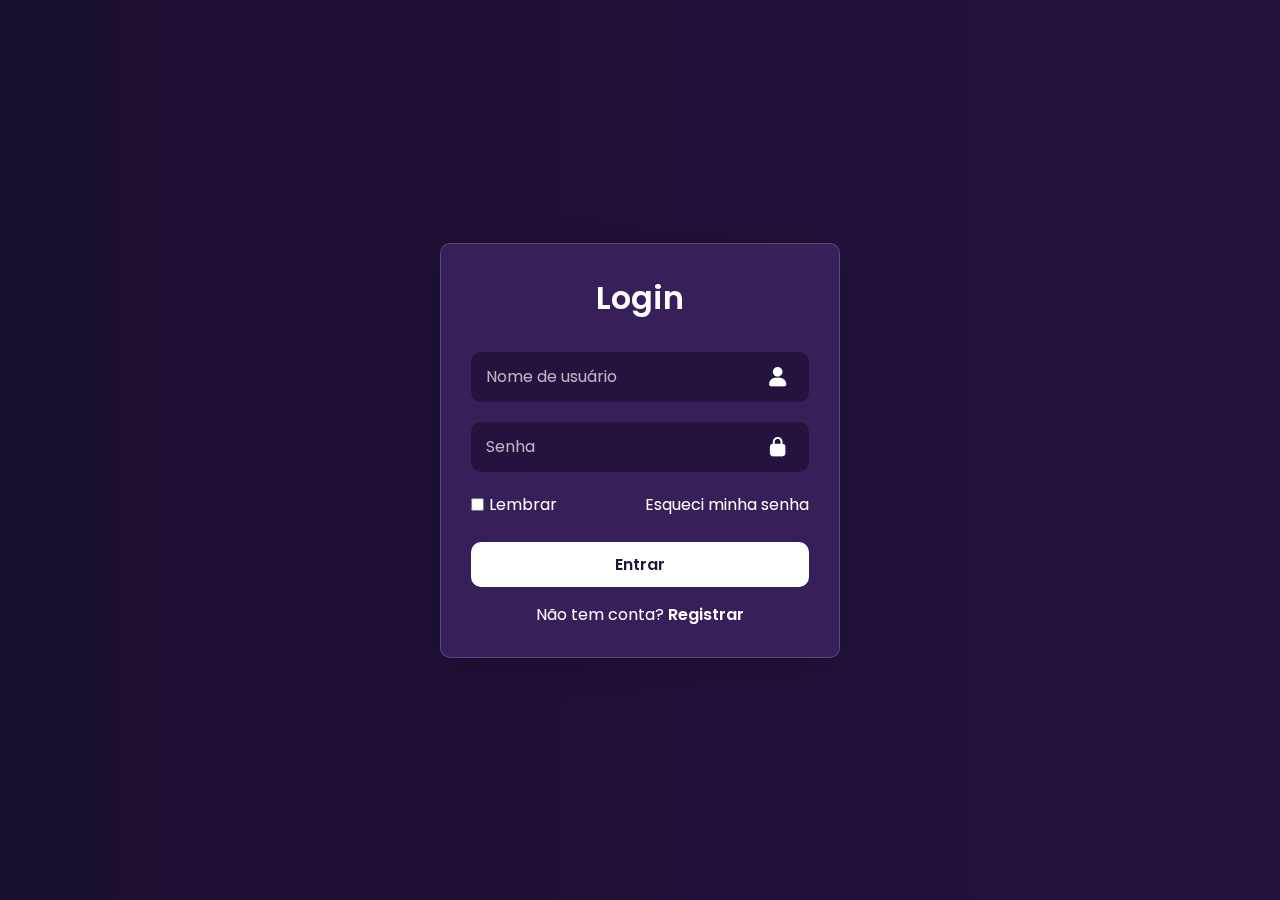
<file: index.html>
<!DOCTYPE html>
<html lang="pt-br">
<head>
    <meta charset="UTF-8">
    <meta name="viewport" content="width=device-width, initial-scale=1.0">
    <link rel="stylesheet" href="./estilos/style.css">
    <title>Lemun</title>
    
</head>
<body>
    <main class="formulario">
        <h1>Login</h1>
        <form action="principal.html">
            

            <div class="caixa-form">
                <input type="text" placeholder="Nome de usuário" required>
                <img src="imagens/user.png" alt="Usuário" class="icon">
            </div>

            <div class="caixa-form">
                <input type="password" placeholder="Senha" required>
                <img src="imagens/lock.png" alt="Senha" class="icon">
            </div>

            <div class="caixa-esqueci">
                <label><input type="checkbox" name="" id="">Lembrar</label>
                <a href="#">Esqueci minha senha</a>
            </div>

            <button type="submit">Entrar</button>
            
            <div class="link-registro">
                <p>Não tem conta? <a href="#">Registrar</a></p>
            </div>

        </form>
    </main>
    
</body>
</html>
</file>
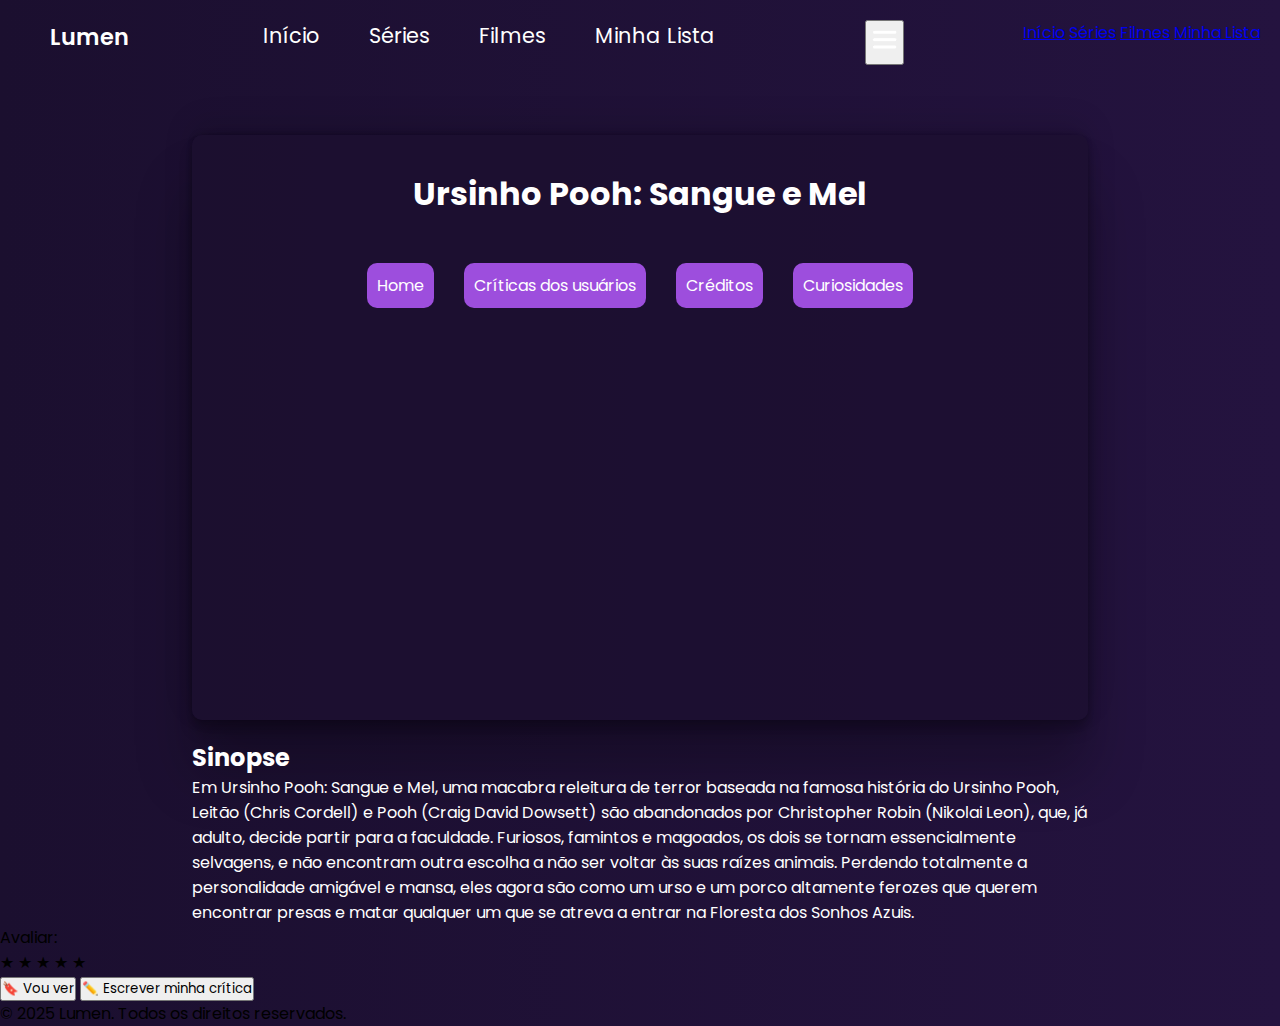
<file: filme1.html>
<!DOCTYPE html>
<html lang="pt-br">
<head>
    <meta charset="UTF-8">
    <meta name="viewport" content="width=device-width, initial-scale=1.0">
    <link rel="stylesheet" href="./estilos/principal.css">
    <link rel="stylesheet" href="./estilos/media-queries.css">
    <link rel="stylesheet" href="./estilos/filme1.css">
    <link rel="shortcut icon" href="imagens/favicon.ico" type="image/x-icon">
    <title>Lumen</title>
</head>
<body>
     <header>
        <p>Lumen</p>

        <nav class="menu">
        <a href="principal.html" class="menu-item">Início</a>
        <a href="#" class="menu-item">Séries</a>
        <a href="#" class="menu-item">Filmes</a>
        <a href="#" class="menu-item">Minha Lista</a>
        </nav>

        <button id="btn-menu" onclick="animarMenu()">
          <img src="imagens/menu.png" alt="">
        </button>

        <div class="menu-mobile" id="menu-mobile">
          <nav>
          <a href="principal.html" class="menu-item">Início</a>
          <a href="#" class="menu-item">Séries</a>
          <a href="#" class="menu-item">Filmes</a>
          <a href="#" class="menu-item">Minha Lista</a>
          </nav>
        </div>
      
    </header>

    <main> 
        <h1 class="titulo">Ursinho Pooh: Sangue e Mel</h1>
        <nav class="nav-filme">
            <a href="#">Home</a>
            <a href="#">Críticas dos usuários</a>
            <a href="#">Créditos</a>
            <a href="#">Curiosidades</a>
        </nav>

        <div class="video"><iframe width="560" height="315" src="https://www.youtube.com/embed/AbKXf16gyn0?si=d3r7Ckg8JIh3aLeH" title="YouTube video player" frameborder="0" allow="accelerometer; autoplay; clipboard-write; encrypted-media; gyroscope; picture-in-picture; web-share" referrerpolicy="strict-origin-when-cross-origin" allowfullscreen></iframe>
        
        </div>


    </main>

    <section class="sinopse">
        <h2>Sinopse</h2>
            <p>Em Ursinho Pooh: Sangue e Mel, uma macabra releitura de terror baseada na famosa história do Ursinho Pooh, Leitão (Chris Cordell) e Pooh (Craig David Dowsett) são abandonados por Christopher Robin (Nikolai Leon), que, já adulto, decide partir para a faculdade. Furiosos, famintos e magoados, os dois se tornam essencialmente selvagens, e não encontram outra escolha a não ser voltar às suas raízes animais. Perdendo totalmente a personalidade amigável e mansa, eles agora são como um urso e um porco altamente ferozes que querem encontrar presas e matar qualquer um que se atreva a entrar na Floresta dos Sonhos Azuis.
            </p>
    </section>

    <div class="avaliacao-box">
        
    <div class="avaliar">
    <span class="label">Avaliar:</span>
    <div class="estrelas" id="estrelas">
      <span data-valor="1">&#9733;</span>
      <span data-valor="2">&#9733;</span>
      <span data-valor="3">&#9733;</span>
      <span data-valor="4">&#9733;</span>
      <span data-valor="5">&#9733;</span>
    </div>
    </div>
    <button class="btn-acao"><span class="icon">🔖</span> Vou ver</button>
    <button class="btn-acao full"><span class="icon">✏️</span> Escrever minha crítica</button>

    </div>

    <p id="direitos">© 2025 Lumen. Todos os direitos reservados.</p>


    <script src="script.js"></script>

</body>


</script>
</html>
</file>
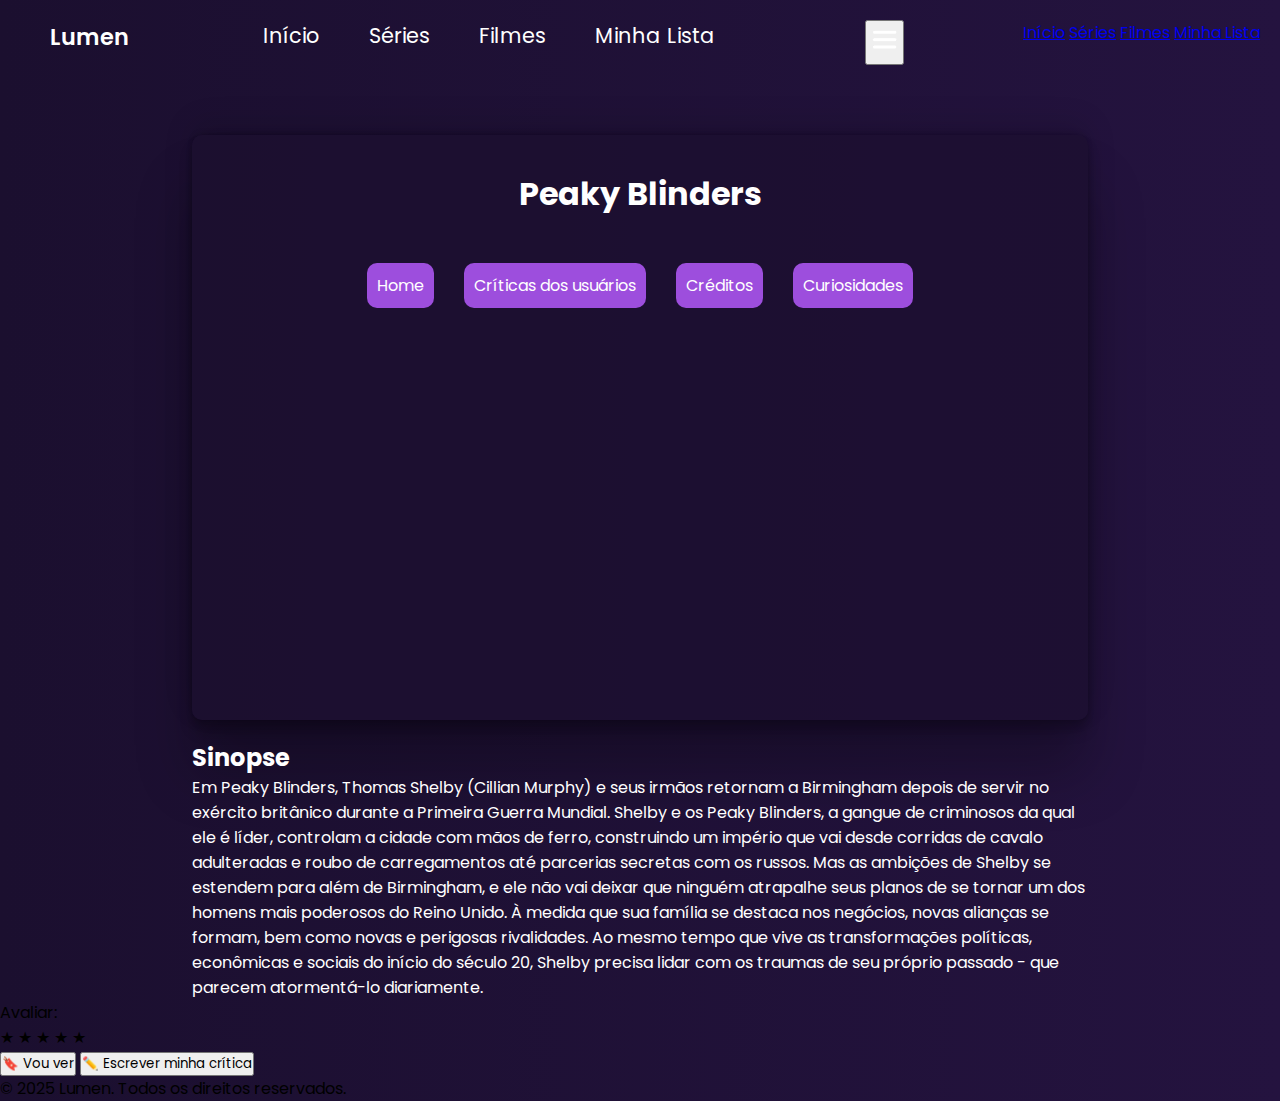
<file: filme2.html>
<!DOCTYPE html>
<html lang="pt-br">
<head>
    <meta charset="UTF-8">
    <meta name="viewport" content="width=device-width, initial-scale=1.0">
    <link rel="stylesheet" href="./estilos/principal.css">
    <link rel="stylesheet" href="./estilos/media-queries.css">
    <link rel="stylesheet" href="./estilos/filme1.css">
    <link rel="shortcut icon" href="imagens/favicon.ico" type="image/x-icon">
    <title>Lumen</title>
</head>
<body>
     <header>
        <p>Lumen</p>

        <nav class="menu">
        <a href="principal.html" class="menu-item">Início</a>
        <a href="#" class="menu-item">Séries</a>
        <a href="#" class="menu-item">Filmes</a>
        <a href="#" class="menu-item">Minha Lista</a>
        </nav>

        <button id="btn-menu" onclick="animarMenu()">
          <img src="imagens/menu.png" alt="">
        </button>

        <div class="menu-mobile" id="menu-mobile">
          <nav>
          <a href="principal.html" class="menu-item">Início</a>
          <a href="#" class="menu-item">Séries</a>
          <a href="#" class="menu-item">Filmes</a>
          <a href="#" class="menu-item">Minha Lista</a>
          </nav>
        </div>
      
    </header>

    <main> 
        <h1 class="titulo">Peaky Blinders</h1>
        <nav class="nav-filme">
            <a href="#">Home</a>
            <a href="#">Críticas dos usuários</a>
            <a href="#">Créditos</a>
            <a href="#">Curiosidades</a>
        </nav>

        <div class="video"><iframe width="560" height="315" src="https://www.youtube.com/embed/oVzVdvGIC7U?si=qWBdeWujQH5wt5g3" title="YouTube video player" frameborder="0" allow="accelerometer; autoplay; clipboard-write; encrypted-media; gyroscope; picture-in-picture; web-share" referrerpolicy="strict-origin-when-cross-origin" allowfullscreen></iframe>
        
        </div>


    </main>

    <section class="sinopse">
        <h2>Sinopse</h2>
        Em Peaky Blinders, Thomas Shelby (Cillian Murphy) e seus irmãos retornam a Birmingham depois de servir no exército britânico durante a Primeira Guerra Mundial. Shelby e os Peaky Blinders, a gangue de criminosos da qual ele é líder, controlam a cidade com mãos de ferro, construindo um império que vai desde corridas de cavalo adulteradas e roubo de carregamentos até parcerias secretas com os russos. Mas as ambições de Shelby se estendem para além de Birmingham, e ele não vai deixar que ninguém atrapalhe seus planos de se tornar um dos homens mais poderosos do Reino Unido. À medida que sua família se destaca nos negócios, novas alianças se formam, bem como novas e perigosas rivalidades. Ao mesmo tempo que vive as transformações políticas, econômicas e sociais do início do século 20, Shelby precisa lidar com os traumas de seu próprio passado - que parecem atormentá-lo diariamente.
            </p>
    </section>

    <div class="avaliacao-box">
        
    <div class="avaliar">
    <span class="label">Avaliar:</span>
    <div class="estrelas" id="estrelas">
      <span data-valor="1">&#9733;</span>
      <span data-valor="2">&#9733;</span>
      <span data-valor="3">&#9733;</span>
      <span data-valor="4">&#9733;</span>
      <span data-valor="5">&#9733;</span>
    </div>
    </div>
    <button class="btn-acao"><span class="icon">🔖</span> Vou ver</button>
    <button class="btn-acao full"><span class="icon">✏️</span> Escrever minha crítica</button>

    </div>

    <p id="direitos">© 2025 Lumen. Todos os direitos reservados.</p>


    <script src="script.js"></script>
</body>
</html>
</file>
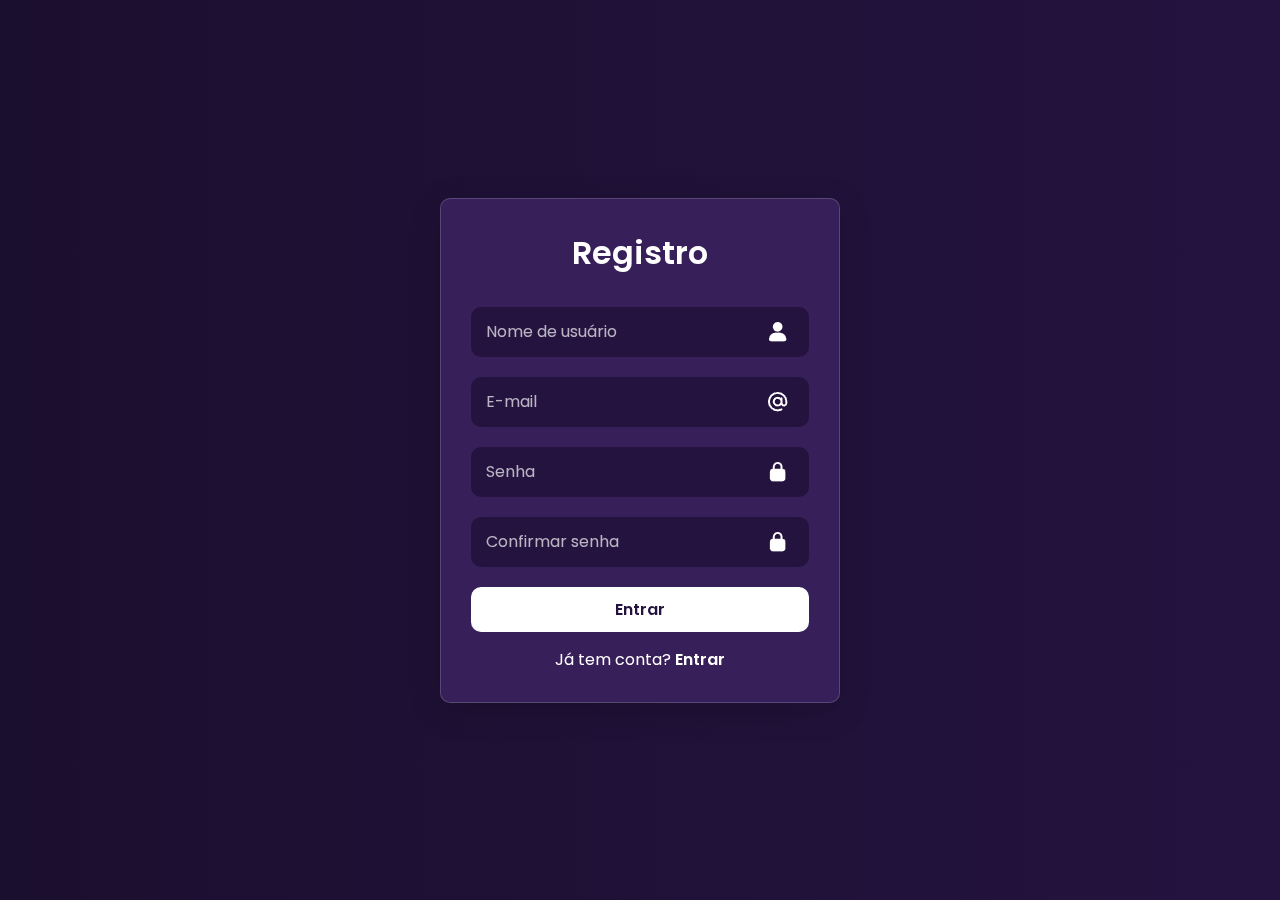
<file: registro.html>
<!DOCTYPE html>
<html lang="pt-br">
<head>
    <meta charset="UTF-8">
    <meta name="viewport" content="width=device-width, initial-scale=1.0">
    <link rel="stylesheet" href="./estilos/style.css">
    <title>Lemun</title>
    
</head>
<body>

    <main class="formulario">
        <h1>Registro</h1>
        <form method="post">
            

            <div class="caixa-form">
                <input type="text" placeholder="Nome de usuário" required>
                <img src="imagens/user.png" alt="Usuário" class="icon">
            </div>

             <div class="caixa-form">
                <input type="text" placeholder="E-mail" required>
                <img src="imagens/at.png" class="icon" alt="@">
            </div>

             <div class="caixa-form">
                <input type="password" placeholder="Senha" required>
                <img src="imagens/lock.png" alt="Senha" class="icon">
            </div>

            <div class="caixa-form">
                <input type="password" placeholder="Confirmar senha" required>
                <img src="imagens/lock.png" alt="Senha" class="icon">
            </div>



            <button type="submit">Entrar</button>


            <div class="link-registro">
                <p>Já tem conta? <a href="index.html">Entrar</a></p>
            </div>

        </form>
    </main>
    
</body>
</html>
</file>
<file: estilos/style.css>
@charset "UTF-8";

@import url('https://fonts.googleapis.com/css2?family=Poppins:ital,wght@0,100;0,200;0,300;0,400;0,500;0,600;0,700;0,800;0,900;1,100;1,200;1,300;1,400;1,500;1,600;1,700;1,800;1,900&display=swap');


/* CORES */

:root {
    --cor1: #1B0F2F;
    --cor2: #6A0DAD;
    --cor3: #8E7CC3;
    --cor4: #B026FF;
    --cor5: #D6B4FC;
    --cor6: #4B3F72;
    --cor7: #9F6BA0;
}

* {
    margin: 0px;
    padding: 0px;
    box-sizing: border-box;
    
    font-family: "Poppins", sans-serif;

}

body {
    display: flex;
    justify-content: center;
    align-items: center;
    height: 100vh;
    width: 100vw;
    overflow: hidden;

    background: linear-gradient(to right, #1B0F2F, #24133f );
    position: relative;
}


.formulario {
    width: 400px;
    background-color: #371f5a;
    border: 1px solid rgba(255, 255, 255, 0.178);
    backdrop-filter: blur(10px);
    box-shadow: 0 8px 32px rgba(0, 0, 0, 0.171);
    color: white;
    border-radius: 10px;
    padding: 30px;
    
}

.formulario > h1 {
    font-size: 2em;
    text-align: center;
    margin-bottom: 30px;
    font-weight: 600;
}

.caixa-form {
    position: relative;
    margin-bottom: 20px;
}

.caixa-form > input {
    width: 100%;
    height: 50px;
    border: none;
    border-radius: 10px;
    outline: none;
    color: white;
    background-color: #24133f;
    font-size: 1em;

    padding: 0px 15px;
}

.caixa-form > input::placeholder {
    color: rgba(255, 255, 255, 0.692);
}

.caixa-form > .icon {
    position: absolute;
    right: 20px;
    top: 26%;
}

.caixa-esqueci {
    display: flex;
    align-items: center;
    justify-content: space-between;
    margin-bottom: 25px;
    font-size: 1em;
}

.caixa-esqueci > label {
    display: flex;
    align-items: center;
    gap: 5px;
}

.caixa-esqueci > a {
    text-decoration: none;
    color: white;
    font-size: 1em;
    
}

.caixa-esqueci > a:hover {
    text-decoration: underline;
   
}

button {
    width: 100%;
    height: 45px;
    border: none;
    background-color: white;
    border-radius: 10px;
    color: #24133f;
    font-size: 1em; 
    outline: none;
    cursor: pointer;
    font-weight: 600;
    transition: all 0.5s;
}

button:hover {
    background-color: rgba(255, 255, 255, 0.719);
    transform: translateY(-5px);
}

.link-registro {
    margin-top: 15px;
    text-align: center;

}

.link-registro > p > a {
    text-decoration: none;
    color: white;
    font-weight: 600;
    
   
}

.link-registro a:hover {
    text-decoration: underline;
}
</file>
<file: estilos/principal.css>
@charset "UTF-8";

@import url('https://fonts.googleapis.com/css2?family=Poppins:ital,wght@0,100;0,200;0,300;0,400;0,500;0,600;0,700;0,800;0,900;1,100;1,200;1,300;1,400;1,500;1,600;1,700;1,800;1,900&display=swap');

* {
    margin: 0px;
    padding: 0px;
    box-sizing: border-box;
    font-family: "Poppins", sans-serif;

   
}

body {
    width: 100vw;
    height: 100vh;
    background: linear-gradient(to right, #1B0F2F, #24133f );
}

header {
    display: flex;
    justify-content: space-between;
    padding: 20px;
}

header > p {
    color: white;
    font-weight: 600;
    font-size: 1.4em;
    padding-left: 30px;
}

header > nav > a {
    text-decoration: none;
    color: white;
    padding: 15px;
    font-size: 1.3em;
    padding-right: 30px;
}

#botao {
    color: white;
    font-size: 3em;
    text-align: center;
    margin-top: 50px;
    margin-bottom: 40px;

}

#botao > button {
    background-color: #9D4EDD;
    width: 200px;
    height: 70px;
    margin-top: 20px;
    border-radius: 15px;
    color: white;
    font-size: 20px;
    border: none;
    cursor: pointer;

}

#nav-filmes {
    display: flex;
    flex-flow: row nowrap;
    justify-content: center;
}

#explorar {
    text-align: center;
    margin-top: 50px;
    margin-bottom: 40px;

}

#explorar > nav > a {
    text-decoration: none;
    color: white;
    padding: 30px;
    font-size: 1.2em;
    font-weight: 600;
    
}



/* CARROSSEL FILMES */

.container-carrossel {
  position: relative;
  width: 90%;
  margin: auto;
  overflow: hidden;
  margin-top: 40px;
}

.carrossel {
  display: flex;
  gap: 10px;
  overflow-x: auto;
  scroll-behavior: smooth;
  padding-bottom: 10px;
}

.carrossel::-webkit-scrollbar {
  display: none;
}

.filme {
  flex: 0 0 auto;
  width: 200px;
  height: 300px;
  border-radius: 10px;
  overflow: hidden;
}

.filme img {
  width: 100%;
  height: 100%;
  object-fit: cover;
  transition: transform 0.3s;
}

.filme img:hover {
  transform: scale(1.05);
}

.botao-navegacao {
  position: absolute;
  top: 50%;
  transform: translateY(-50%);
  font-size: 30px;
  color: white;
  background-color: rgba(0, 0, 0, 0.6);
  border: none;
  padding: 10px;
  cursor: pointer;
  z-index: 1;
}

.botao-navegacao.esquerda {
  left: 0;
}

.botao-navegacao.direita {
  right: 0;
}

.botao-navegacao:hover {
  background-color: rgba(255, 255, 255, 0.3);
}

/* PESQUISAR */

.caixa-pesquisar {

  margin: auto;
  background-color: #3d2466;
  height: 60px;
  width: 40%;
  padding: 10px;
  border-radius: 20px;
  display:  flex;
  justify-content: space-between;
  align-items: center;
  
}

.pesquisar {
  border: none;
  background: none;
  outline: none;
  padding: 0;
  color: white;
  font-size: 16px;
  line-height: 40px;
  width: 0;
}

.botao-pesquisar {
  width: 40px;
  height: 40px;
  border-radius: 50%;
  background-color: black;
  display: flex;
  justify-content: center;
  align-items: center;

  
}

.caixa-pesquisar:hover > .pesquisar {
  width: 240px;
  
}
</file>
<file: estilos/media-queries.css>
@charset "UTF-8";

@media screen and (max-width: 767px) {
    #slogan {
        font-size: 0.6em;
    }

    #explorar #nav-filmes a {
        font-size: 1.1em;
    }
    
    .menu {
        display: none;
    }

    .menu-mobile.abrir {
        visibility: visible;
        height: calc(100vh  - 79px);
    }

    #btn-menu {
        display: block;
    } 

      .banner-promocional {
        flex-direction: column;
        align-items: center;
        
      }

      .botao-banner {
        margin-top: 12px;
        margin-left: 0;
      }
    }
</file>
<file: estilos/filme1.css>
@charset "UTF-8";

header {
    margin-bottom: 50px;
}

main {
    margin: auto;
    text-align: center;
    padding: 20px;
    

    background-color: #1b0f2fb9;
    box-shadow: rgba(0, 0, 0, 0.25) 0px 54px 55px, rgba(0, 0, 0, 0.12) 0px -12px 30px, rgba(0, 0, 0, 0.12) 0px 4px 6px, rgba(0, 0, 0, 0.17) 0px 12px 13px, rgba(0, 0, 0, 0.09) 0px -3px 5px;
    border-radius: 10px;
    width: 70%;
    

    color: white;
}

main > .video {
    margin: auto;
    margin-top: 20px;
    margin-bottom: 20px;

    max-width: 600px;
}


.video > iframe {
    
    width: 100%;
    border: none;
    
    
    

}

.titulo {
    margin: 15px;
}

.nav-filme {
    display: flex;
    flex-flow: row wrap;
    gap: 10px;
    justify-content: center;

   
    padding: 20px;
}

main > .nav-filme> a {
    color: white;
    text-decoration: none;
    padding: 10px;
    background-color: #9D4EDD;
    border-radius: 10px;
    margin: 10px;
    white-space: nowrap;
    transition: all 0.3s ease;
    


    text-align: center;
}

.nav-filme a:hover {
    background-color: #d07cff;
}


.sinopse {
    margin: auto;
    margin-top: 20px;
    width: 70%;

    color: white;
}
</file>
